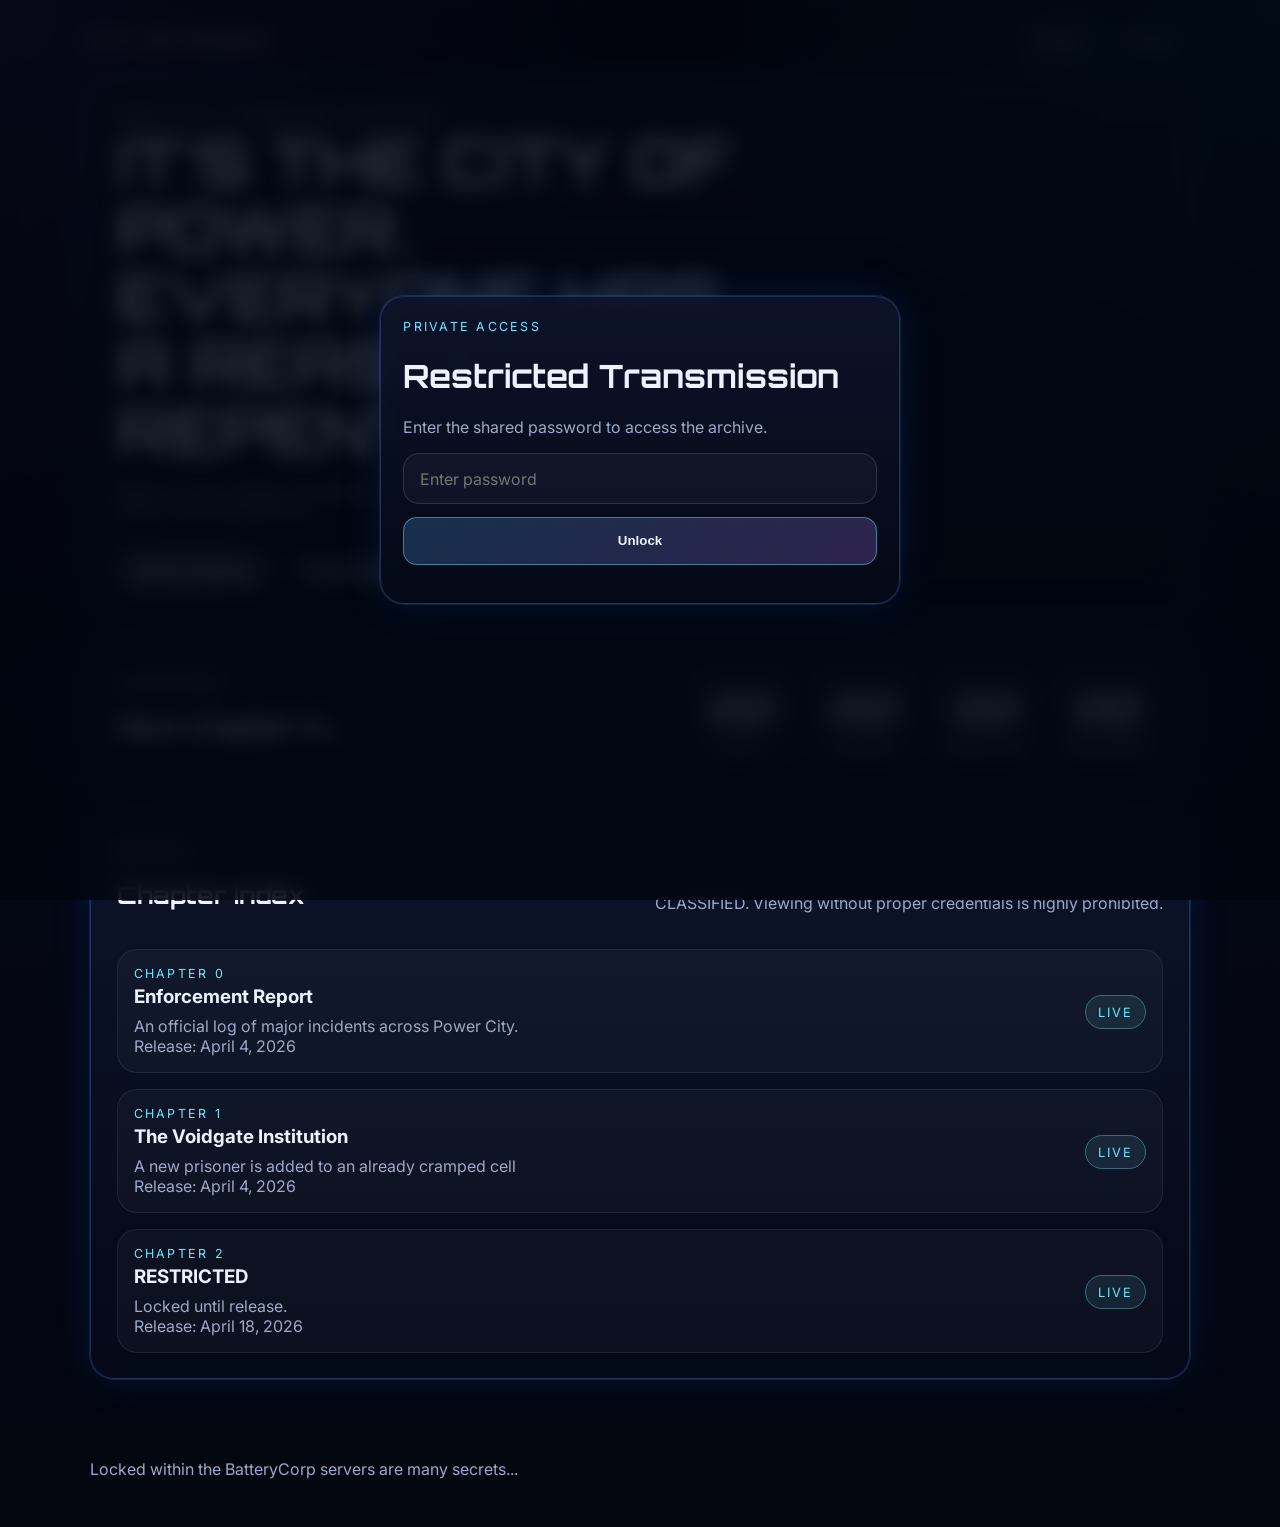
<file: data/cyber-story-site/index.html>
<!DOCTYPE html>
<html lang="en">
<head>
  <meta charset="UTF-8" />
  <meta name="viewport" content="width=device-width, initial-scale=1.0" />
  <title>Neon Archive</title>
  <link rel="preconnect" href="https://fonts.googleapis.com">
  <link rel="preconnect" href="https://fonts.gstatic.com" crossorigin>
  <link href="https://fonts.googleapis.com/css2?family=Orbitron:wght@400;600;700&family=Inter:wght@400;500;700&display=swap" rel="stylesheet">
  <link rel="stylesheet" href="styles.css" />
</head>
<body data-page="home">
  <div class="noise"></div>
  <div class="grid"></div>

  <div id="passwordOverlay" class="password-overlay hidden">
    <div class="password-card panel">
      <p class="eyebrow">PRIVATE ACCESS</p>
      <h1>Restricted Transmission</h1>
      <p class="muted">Enter the shared password to access the archive.</p>
      <form id="passwordForm" class="password-form">
        <input id="passwordInput" type="password" placeholder="Enter password" autocomplete="current-password" />
        <button type="submit" class="btn btn-primary">Unlock</button>
      </form>
      <p id="passwordMessage" class="form-message"></p>
    </div>
  </div>

  <header class="site-header">
    <a class="brand" href="index.html">Neon Archive</a>
    <nav>
      <a href="index.html" class="nav-link active">Home</a>
      <a href="extras.html" class="nav-link">Extras</a>
    </nav>
  </header>

  <main>
    <section class="hero panel">
      <p class="eyebrow">DARK SCI-FI / CYBERPUNK / MAGEPUNK</p>
      <h1>IT'S THE CITY OF POWER. EVERYONE HAS A REASON TO REPENT</h1>
      <p class="hero-copy">
        Based on the original characters from SpiralShape, Purpzilla,
        Raymonddog47, Oshin, and PlasmaPrime.
      </p>
      <div class="hero-actions">
        <a class="btn btn-primary" href="#chapters">Read Chapters</a>
        <a class="btn btn-secondary" href="extras.html">View Extras</a>
      </div>
    </section>

    <section class="countdown panel">
      <div>
        <p class="eyebrow">COUNTDOWN</p>
        <h2 id="countdownLabel">Next transmission in...</h2>
      </div>
      <div id="countdown" class="countdown-grid">
        <div><span id="days">00</span><small>Days</small></div>
        <div><span id="hours">00</span><small>Hours</small></div>
        <div><span id="minutes">00</span><small>Minutes</small></div>
        <div><span id="seconds">00</span><small>Seconds</small></div>
      </div>
    </section>

    <section id="chapters" class="panel">
      <div class="section-heading">
        <div>
          <p class="eyebrow">ARCHIVE</p>
          <h2>Chapter Index</h2>
        </div>
        <p class="muted">CLASSIFIED. Viewing without proper credentials is highly prohibited.</p>
      </div>

      <div id="chapterList" class="chapter-list"></div>
    </section>
  </main>

  <footer class="site-footer">
    <p>Locked within the BatteryCorp servers are many secrets...</p>
  </footer>

  <script src="site-config.js"></script>
  <script src="script.js"></script>
</body>
</html>
</file>
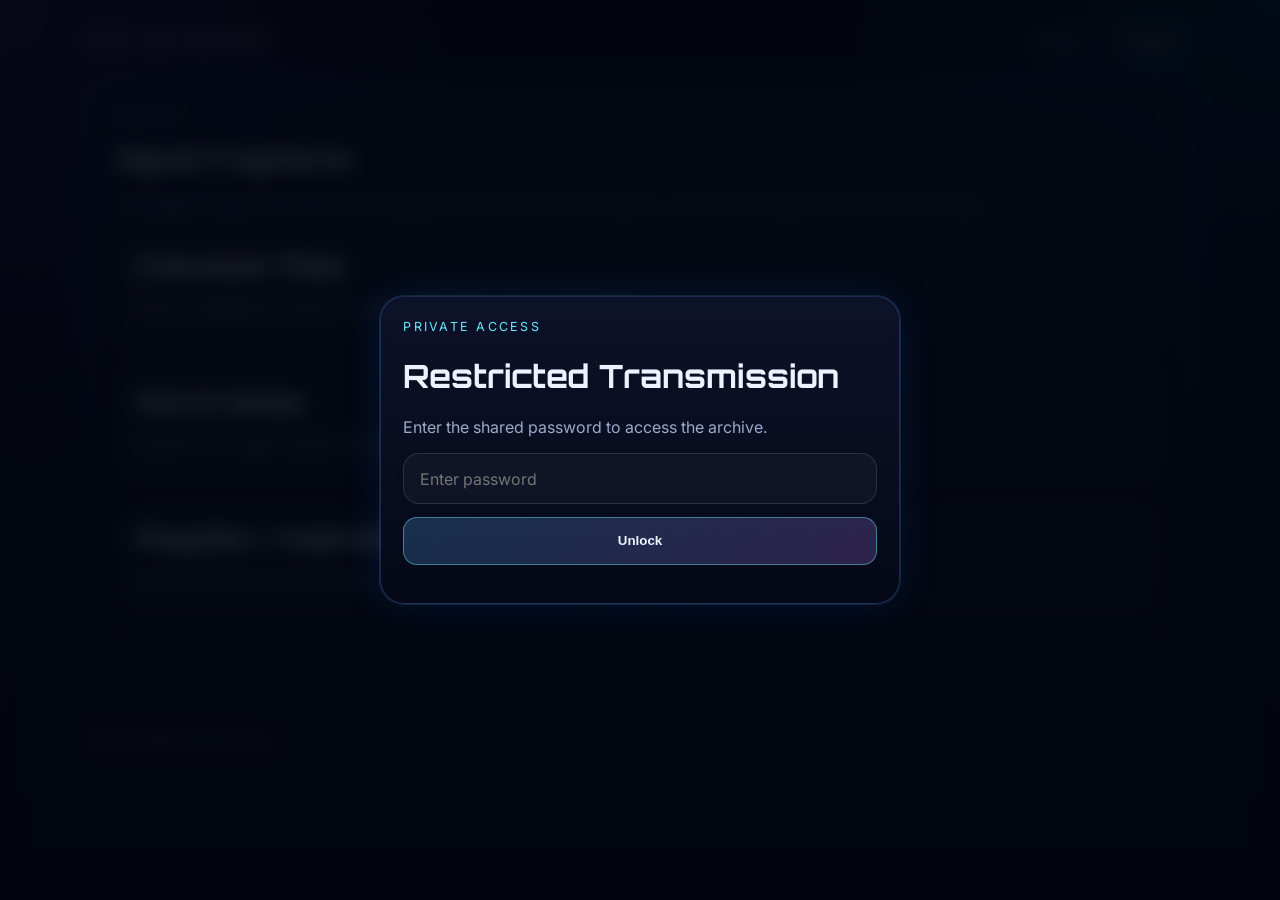
<file: data/cyber-story-site/extras.html>
<!DOCTYPE html>
<html lang="en">
<head>
  <meta charset="UTF-8" />
  <meta name="viewport" content="width=device-width, initial-scale=1.0" />
  <title>Extras | Neon Archive</title>
  <link rel="preconnect" href="https://fonts.googleapis.com">
  <link rel="preconnect" href="https://fonts.gstatic.com" crossorigin>
  <link href="https://fonts.googleapis.com/css2?family=Orbitron:wght@400;600;700&family=Inter:wght@400;500;700&display=swap" rel="stylesheet">
  <link rel="stylesheet" href="styles.css" />
</head>
<body data-page="extras">
  <div class="noise"></div>
  <div class="grid"></div>

  <div id="passwordOverlay" class="password-overlay hidden">
    <div class="password-card panel">
      <p class="eyebrow">PRIVATE ACCESS</p>
      <h1>Restricted Transmission</h1>
      <p class="muted">Enter the shared password to access the archive.</p>
      <form id="passwordForm" class="password-form">
        <input id="passwordInput" type="password" placeholder="Enter password" autocomplete="current-password" />
        <button type="submit" class="btn btn-primary">Unlock</button>
      </form>
      <p id="passwordMessage" class="form-message"></p>
    </div>
  </div>

  <header class="site-header">
    <a class="brand" href="index.html">Neon Archive</a>
    <nav>
      <a href="index.html" class="nav-link">Home</a>
      <a href="extras.html" class="nav-link active">Extras</a>
    </nav>
  </header>

  <main>
    <section class="panel content-panel">
      <p class="eyebrow">EXTRAS</p>
      <h1>Signal Fragments</h1>
      <p class="muted">
        This page is ready for character art, playlists, world notes, fake dossiers,
        or any bonus material you want to add later.
      </p>

      <div class="extras-grid">
        <article class="extra-card">
          <h2>Character Files</h2>
          <p>Drop in character art, bios, or relationship notes once you have them.</p>
        </article>
        <article class="extra-card">
          <h2>World Notes</h2>
          <p>Explain tech, magic systems, locations, factions, or archived lore snippets.</p>
        </article>
        <article class="extra-card">
          <h2>Playlists / Inspiration</h2>
          <p>Add music links, moodboards, or snippets that match the story atmosphere.</p>
        </article>
      </div>
    </section>
  </main>

  <footer class="site-footer">
    <p>More artifacts incoming.</p>
  </footer>

  <script src="site-config.js"></script>
  <script src="script.js"></script>
</body>
</html>
</file>
<file: data/cyber-story-site/styles.css>
:root {
  --bg: #050816;
  --bg-soft: rgba(16, 23, 48, 0.75);
  --panel: rgba(7, 12, 30, 0.78);
  --line: rgba(104, 141, 255, 0.25);
  --text: #ecf3ff;
  --muted: #9da9c9;
  --primary: #6de7ff;
  --secondary: #be7dff;
  --danger: #ff698e;
  --shadow: 0 0 0 1px rgba(109, 231, 255, 0.12), 0 0 40px rgba(16, 105, 255, 0.15);
  --radius: 24px;
  --content-width: 1100px;
}

* { box-sizing: border-box; }
html { scroll-behavior: smooth; }
body {
  margin: 0;
  min-height: 100vh;
  font-family: 'Inter', sans-serif;
  background:
    radial-gradient(circle at top left, rgba(91, 57, 180, 0.35), transparent 30%),
    radial-gradient(circle at top right, rgba(0, 174, 255, 0.18), transparent 28%),
    linear-gradient(180deg, #02040d 0%, #050816 45%, #03050f 100%);
  color: var(--text);
  position: relative;
  overflow-x: hidden;
}

a { color: inherit; text-decoration: none; }
code {
  font-family: ui-monospace, SFMono-Regular, Menlo, Consolas, monospace;
  color: var(--primary);
}

.noise,
.grid {
  position: fixed;
  inset: 0;
  pointer-events: none;
}

.noise {
  opacity: 0.06;
  background-image:
    radial-gradient(circle at 25% 25%, rgba(255,255,255,0.75) 0.5px, transparent 0.6px),
    radial-gradient(circle at 75% 75%, rgba(255,255,255,0.45) 0.5px, transparent 0.6px);
  background-size: 18px 18px;
}

.grid {
  background-image:
    linear-gradient(rgba(255,255,255,0.04) 1px, transparent 1px),
    linear-gradient(90deg, rgba(255,255,255,0.04) 1px, transparent 1px);
  background-size: 36px 36px;
  mask-image: linear-gradient(to bottom, rgba(0,0,0,0.45), transparent 85%);
}

.site-header,
main,
.site-footer {
  width: min(calc(100% - 2rem), var(--content-width));
  margin-inline: auto;
  position: relative;
  z-index: 1;
}

.site-header {
  display: flex;
  justify-content: space-between;
  align-items: center;
  gap: 1rem;
  padding: 1.2rem 0;
}

.brand,
h1, h2 {
  font-family: 'Orbitron', sans-serif;
}

.brand {
  font-size: 1rem;
  letter-spacing: 0.16em;
  text-transform: uppercase;
}

nav {
  display: flex;
  gap: 0.75rem;
  flex-wrap: wrap;
}

.nav-link {
  padding: 0.7rem 1rem;
  border: 1px solid rgba(255,255,255,0.08);
  border-radius: 999px;
  color: var(--muted);
  transition: 0.25s ease;
}

.nav-link:hover,
.nav-link.active {
  border-color: rgba(109, 231, 255, 0.45);
  color: var(--text);
  box-shadow: 0 0 18px rgba(109, 231, 255, 0.15);
}

main {
  display: grid;
  gap: 1.25rem;
  padding-bottom: 3rem;
}

.panel {
  background: linear-gradient(180deg, rgba(15, 22, 47, 0.82), rgba(5, 10, 25, 0.86));
  border: 1px solid var(--line);
  border-radius: var(--radius);
  box-shadow: var(--shadow);
  backdrop-filter: blur(12px);
}

.hero,
.countdown,
.content-panel,
.chapter-shell,
.comments-panel,
#chapters {
  padding: clamp(1.2rem, 2vw, 2rem);
}

.hero h1 {
  font-size: clamp(2rem, 5vw, 4.4rem);
  line-height: 1.05;
  max-width: 12ch;
  margin: 0.25rem 0 1rem;
}

.hero-copy,
.muted,
.story-text p,
.extra-card p,
.chapter-meta,
.form-message {
  color: var(--muted);
}

.hero-copy {
  max-width: 60ch;
  font-size: 1.05rem;
}

.eyebrow {
  margin: 0;
  text-transform: uppercase;
  letter-spacing: 0.18em;
  font-size: 0.78rem;
  color: var(--primary);
}

.hero-actions,
.chapter-nav {
  display: flex;
  gap: 0.9rem;
  flex-wrap: wrap;
  margin-top: 1.5rem;
}

.btn {
  display: inline-flex;
  align-items: center;
  justify-content: center;
  min-height: 48px;
  padding: 0.85rem 1.15rem;
  border-radius: 14px;
  border: 1px solid transparent;
  cursor: pointer;
  font-weight: 700;
  transition: 0.25s ease;
}

.btn-primary {
  background: linear-gradient(135deg, rgba(85, 181, 255, 0.22), rgba(190, 125, 255, 0.22));
  border-color: rgba(109, 231, 255, 0.45);
  color: var(--text);
}

.btn-secondary {
  background: rgba(255,255,255,0.03);
  border-color: rgba(255,255,255,0.08);
  color: var(--text);
}

.btn:hover {
  transform: translateY(-1px);
  box-shadow: 0 0 18px rgba(109, 231, 255, 0.18);
}

.countdown {
  display: flex;
  justify-content: space-between;
  gap: 1rem;
  align-items: center;
  flex-wrap: wrap;
}

.countdown-grid {
  display: grid;
  grid-template-columns: repeat(4, minmax(70px, 110px));
  gap: 0.75rem;
}

.countdown-grid div {
  padding: 1rem 0.8rem;
  border-radius: 18px;
  text-align: center;
  background: rgba(255,255,255,0.035);
  border: 1px solid rgba(255,255,255,0.08);
}

.countdown-grid span {
  display: block;
  font-family: 'Orbitron', sans-serif;
  font-size: clamp(1.6rem, 4vw, 2.5rem);
}

.countdown-grid small {
  color: var(--muted);
  text-transform: uppercase;
  letter-spacing: 0.12em;
}

.section-heading {
  display: flex;
  justify-content: space-between;
  gap: 1rem;
  align-items: end;
  margin-bottom: 1.2rem;
}

.chapter-list,
.extras-grid,
.comment-list {
  display: grid;
  gap: 1rem;
}

.chapter-card,
.extra-card,
.comment-card {
  border-radius: 20px;
  background: rgba(255,255,255,0.03);
  border: 1px solid rgba(255,255,255,0.08);
  padding: 1rem;
}

.chapter-card {
  display: flex;
  justify-content: space-between;
  gap: 1rem;
  align-items: center;
}

.chapter-card h3,
.extra-card h2,
.comment-card h3 {
  margin-top: 0.25rem;
  margin-bottom: 0.5rem;
}

.chapter-card p,
.comment-card p { margin: 0; }

.chapter-status {
  padding: 0.55rem 0.8rem;
  border-radius: 999px;
  font-size: 0.8rem;
  letter-spacing: 0.14em;
  text-transform: uppercase;
  white-space: nowrap;
}

.status-live {
  background: rgba(109, 231, 255, 0.09);
  border: 1px solid rgba(109, 231, 255, 0.35);
  color: var(--primary);
}

.status-locked {
  background: rgba(255, 105, 142, 0.08);
  border: 1px solid rgba(255, 105, 142, 0.22);
  color: #ffb8c8;
}

.story-text {
  display: grid;
  gap: 1rem;
  font-size: 1.06rem;
  line-height: 1.85;
  margin: 2rem 0;
}

.story-text p {
  margin: 0;
}

.comment-form,
.password-form {
  display: grid;
  gap: 0.8rem;
}

input,
textarea {
  width: 100%;
  background: rgba(255,255,255,0.035);
  border: 1px solid rgba(255,255,255,0.12);
  color: var(--text);
  padding: 0.9rem 1rem;
  border-radius: 16px;
  font: inherit;
}

textarea { resize: vertical; }

input:focus,
textarea:focus {
  outline: none;
  border-color: rgba(109, 231, 255, 0.45);
  box-shadow: 0 0 0 3px rgba(109, 231, 255, 0.08);
}

.comment-meta {
  display: flex;
  justify-content: space-between;
  gap: 1rem;
  align-items: center;
  margin-bottom: 0.6rem;
}

.password-overlay {
  position: fixed;
  inset: 0;
  background: rgba(2, 5, 14, 0.82);
  backdrop-filter: blur(10px);
  display: grid;
  place-items: center;
  padding: 1rem;
  z-index: 50;
}

.password-card {
  width: min(100%, 520px);
  padding: 1.4rem;
}

.hidden { display: none !important; }

.site-footer {
  padding: 1rem 0 2rem;
  color: var(--muted);
}

@media (max-width: 720px) {
  .site-header,
  .section-heading,
  .chapter-card,
  .countdown {
    flex-direction: column;
    align-items: stretch;
  }

  .countdown-grid {
    grid-template-columns: repeat(2, minmax(0, 1fr));
  }
}

.redacted {
  background: white;
  color: white;
  padding: 0 0.35em;
  border-radius: 2px;
  box-shadow: 0 0 6px rgba(255,255,255,0.5);
}

.story-text {
  max-width: 700px;
  margin: 0 auto;
  padding: 2rem 1.5rem;
}
</file>
